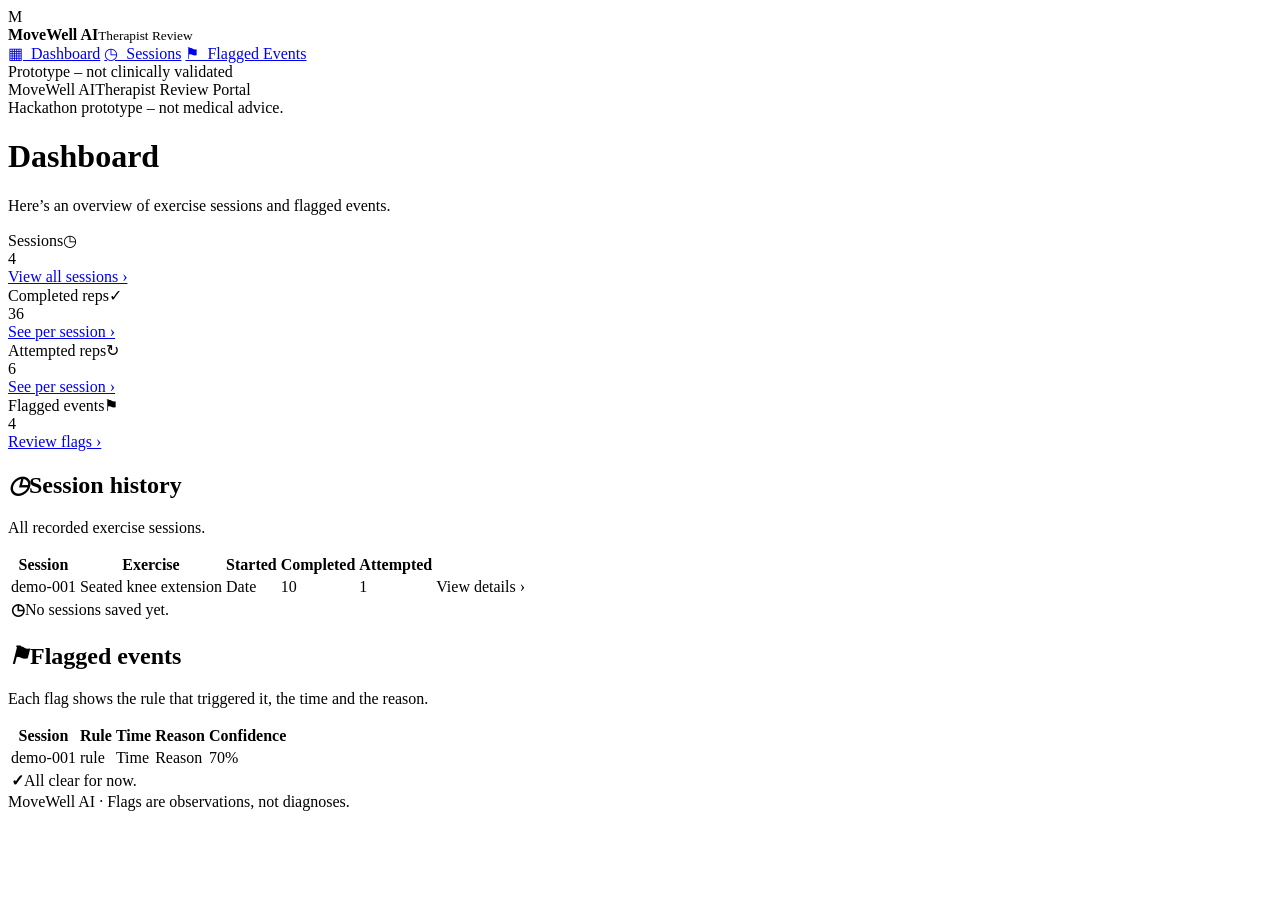
<file: dashboard/src/main/resources/templates/dashboard.html>
<!DOCTYPE html>
<html lang="en" xmlns:th="http://www.thymeleaf.org">
<head>
  <meta charset="UTF-8">
  <meta name="viewport" content="width=device-width, initial-scale=1.0">
  <title>MoveWell AI | Therapist Dashboard</title>
  <link rel="stylesheet" th:href="@{/style.css}">
</head>
<body>
<div class="app">
  <aside class="sidebar">
    <div class="logo"><div class="logo-mark">M</div><div><b>MoveWell AI</b><small>Therapist Review</small></div></div>
    <nav class="nav">
      <a href="/" class="active">▦ &nbsp;Dashboard</a>
      <a href="/#sessions">◷ &nbsp;Sessions</a>
      <a href="/#flags">⚑ &nbsp;Flagged Events</a>
    </nav>
    <div class="side-foot">Prototype – not clinically validated</div>
  </aside>

  <div class="content">
    <header class="topbar"><span class="brand">MoveWell AI</span><span class="role">Therapist Review Portal</span></header>
    <div class="banner">Hackathon prototype – not medical advice.</div>

    <main>
      <div class="page-head">
        <h1>Dashboard</h1>
        <p>Here’s an overview of exercise sessions and flagged events.</p>
      </div>

      <section class="stats">
        <div class="stat">
          <div class="stat-top"><span>Sessions</span><span class="chip green">◷</span></div>
          <div class="num green" th:text="${totalSessions}">4</div>
          <a class="stat-link" href="#sessions">View all sessions ›</a>
        </div>
        <div class="stat">
          <div class="stat-top"><span>Completed reps</span><span class="chip blue">✓</span></div>
          <div class="num blue" th:text="${totalReps}">36</div>
          <a class="stat-link" href="#sessions">See per session ›</a>
        </div>
        <div class="stat">
          <div class="stat-top"><span>Attempted reps</span><span class="chip orange">↻</span></div>
          <div class="num orange" th:text="${totalAttempts}">6</div>
          <a class="stat-link" href="#sessions">See per session ›</a>
        </div>
        <div class="stat">
          <div class="stat-top"><span>Flagged events</span><span class="chip red">⚑</span></div>
          <div class="num red" th:text="${totalFlags}">4</div>
          <a class="stat-link" href="#flags">Review flags ›</a>
        </div>
      </section>

      <section class="panel" id="sessions">
        <div class="panel-head"><h2><i>◷</i>Session history</h2><p>All recorded exercise sessions.</p></div>
        <div class="table-wrap">
          <table>
            <thead>
              <tr><th>Session</th><th>Exercise</th><th>Started</th><th>Completed</th><th>Attempted</th><th></th></tr>
            </thead>
            <tbody>
              <tr th:each="s : ${sessions}">
                <td class="mono" th:text="${s['session_id']}">demo-001</td>
                <td th:text="${#strings.capitalizeWords(#strings.replace(s['exercise_name'],'_',' '))}">Seated knee extension</td>
                <td th:text="${#strings.replace(s['started_at'],'T',' ')}">Date</td>
                <td><span class="pill" th:text="${s['rep_count']}">10</span></td>
                <td><span class="pill" th:text="${s['attempted_reps']}">1</span></td>
                <td><a class="link" th:href="@{/sessions/{id}(id=${s['session_id']})}">View details ›</a></td>
              </tr>
              <tr th:if="${#lists.isEmpty(sessions)}">
                <td colspan="6" class="empty"><b>◷</b>No sessions saved yet.</td>
              </tr>
            </tbody>
          </table>
        </div>
      </section>

      <section class="panel" id="flags">
        <div class="panel-head"><h2><i>⚑</i>Flagged events</h2><p>Each flag shows the rule that triggered it, the time and the reason.</p></div>
        <div class="table-wrap">
          <table>
            <thead>
              <tr><th>Session</th><th>Rule</th><th>Time</th><th>Reason</th><th>Confidence</th></tr>
            </thead>
            <tbody>
              <tr th:each="f : ${flags}">
                <td class="mono" th:text="${f['session_id']}">demo-001</td>
                <td><span class="badge" th:classappend="${'tag-' + f['rule_id']}" th:text="${#strings.replace(f['rule_id'],'_',' ')}">rule</span></td>
                <td th:text="${#strings.replace(f['timestamp'],'T',' ')}">Time</td>
                <td th:text="${f['reason']}">Reason</td>
                <td th:text="${#numbers.formatPercent(f['confidence'],1,0)}">70%</td>
              </tr>
              <tr th:if="${#lists.isEmpty(flags)}">
                <td colspan="5" class="empty"><b>✓</b>All clear for now.</td>
              </tr>
            </tbody>
          </table>
        </div>
      </section>
    </main>

    <footer>MoveWell AI · Flags are observations, not diagnoses.</footer>
  </div>
</div>
</body>
</html>
</file>
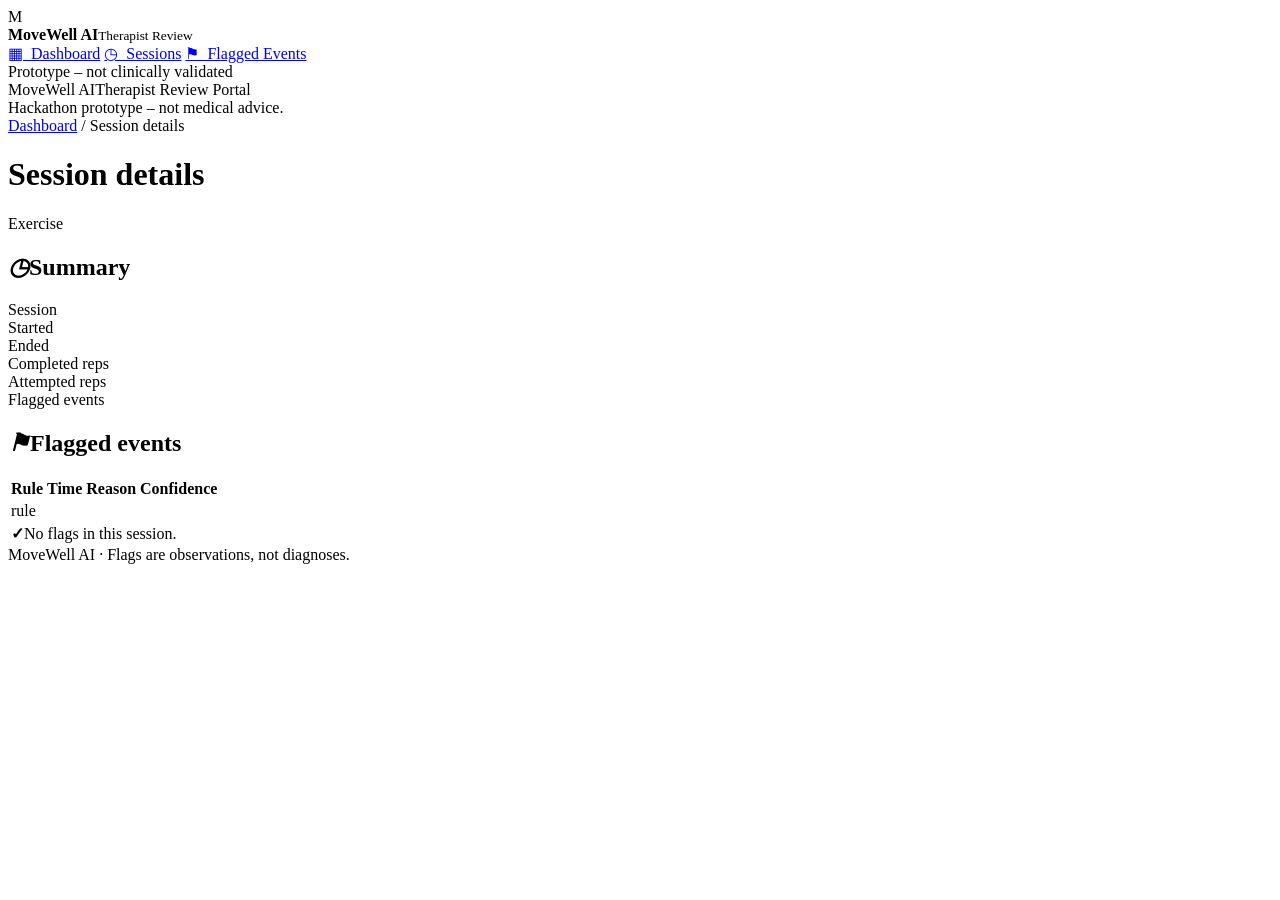
<file: dashboard/src/main/resources/templates/session-details.html>
<!DOCTYPE html>
<html lang="en" xmlns:th="http://www.thymeleaf.org">
<head>
  <meta charset="UTF-8">
  <meta name="viewport" content="width=device-width, initial-scale=1.0">
  <title>Session details | MoveWell AI</title>
  <link rel="stylesheet" th:href="@{/style.css}">
</head>
<body>
<div class="app">
  <aside class="sidebar">
    <div class="logo"><div class="logo-mark">M</div><div><b>MoveWell AI</b><small>Therapist Review</small></div></div>
    <nav class="nav">
      <a href="/">▦ &nbsp;Dashboard</a>
      <a href="/#sessions" class="active">◷ &nbsp;Sessions</a>
      <a href="/#flags">⚑ &nbsp;Flagged Events</a>
    </nav>
    <div class="side-foot">Prototype – not clinically validated</div>
  </aside>

  <div class="content">
    <header class="topbar"><span class="brand">MoveWell AI</span><span class="role">Therapist Review Portal</span></header>
    <div class="banner">Hackathon prototype – not medical advice.</div>

    <main>
      <div class="crumbs"><a href="/">Dashboard</a> / Session details</div>
      <div class="page-head">
        <h1>Session details</h1>
        <p th:text="${#strings.capitalizeWords(#strings.replace(sessionData['exercise_name'],'_',' '))}">Exercise</p>
      </div>

      <section class="panel">
        <div class="panel-head"><h2><i>◷</i>Summary</h2></div>
        <div class="details">
          <div class="field"><div class="label">Session</div><div class="val mono" th:text="${sessionData['session_id']}"></div></div>
          <div class="field"><div class="label">Started</div><div class="val" th:text="${#strings.replace(sessionData['started_at'],'T',' ')}"></div></div>
          <div class="field"><div class="label">Ended</div><div class="val" th:text="${#strings.replace(sessionData['ended_at'],'T',' ')}"></div></div>
          <div class="field"><div class="label">Completed reps</div><div class="val" th:text="${sessionData['rep_count']}"></div></div>
          <div class="field"><div class="label">Attempted reps</div><div class="val" th:text="${sessionData['attempted_reps']}"></div></div>
          <div class="field"><div class="label">Flagged events</div><div class="val" th:text="${#lists.size(flags)}"></div></div>
        </div>
      </section>

      <section class="panel">
        <div class="panel-head"><h2><i>⚑</i>Flagged events</h2></div>
        <div class="table-wrap">
          <table>
            <thead>
              <tr><th>Rule</th><th>Time</th><th>Reason</th><th>Confidence</th></tr>
            </thead>
            <tbody>
              <tr th:each="f : ${flags}">
                <td><span class="badge" th:classappend="${'tag-' + f['rule_id']}" th:text="${#strings.replace(f['rule_id'],'_',' ')}">rule</span></td>
                <td th:text="${#strings.replace(f['timestamp'],'T',' ')}"></td>
                <td th:text="${f['reason']}"></td>
                <td th:text="${#numbers.formatPercent(f['confidence'],1,0)}"></td>
              </tr>
              <tr th:if="${#lists.isEmpty(flags)}">
                <td colspan="4" class="empty"><b>✓</b>No flags in this session.</td>
              </tr>
            </tbody>
          </table>
        </div>
      </section>
    </main>

    <footer>MoveWell AI · Flags are observations, not diagnoses.</footer>
  </div>
</div>
</body>
</html>
</file>
